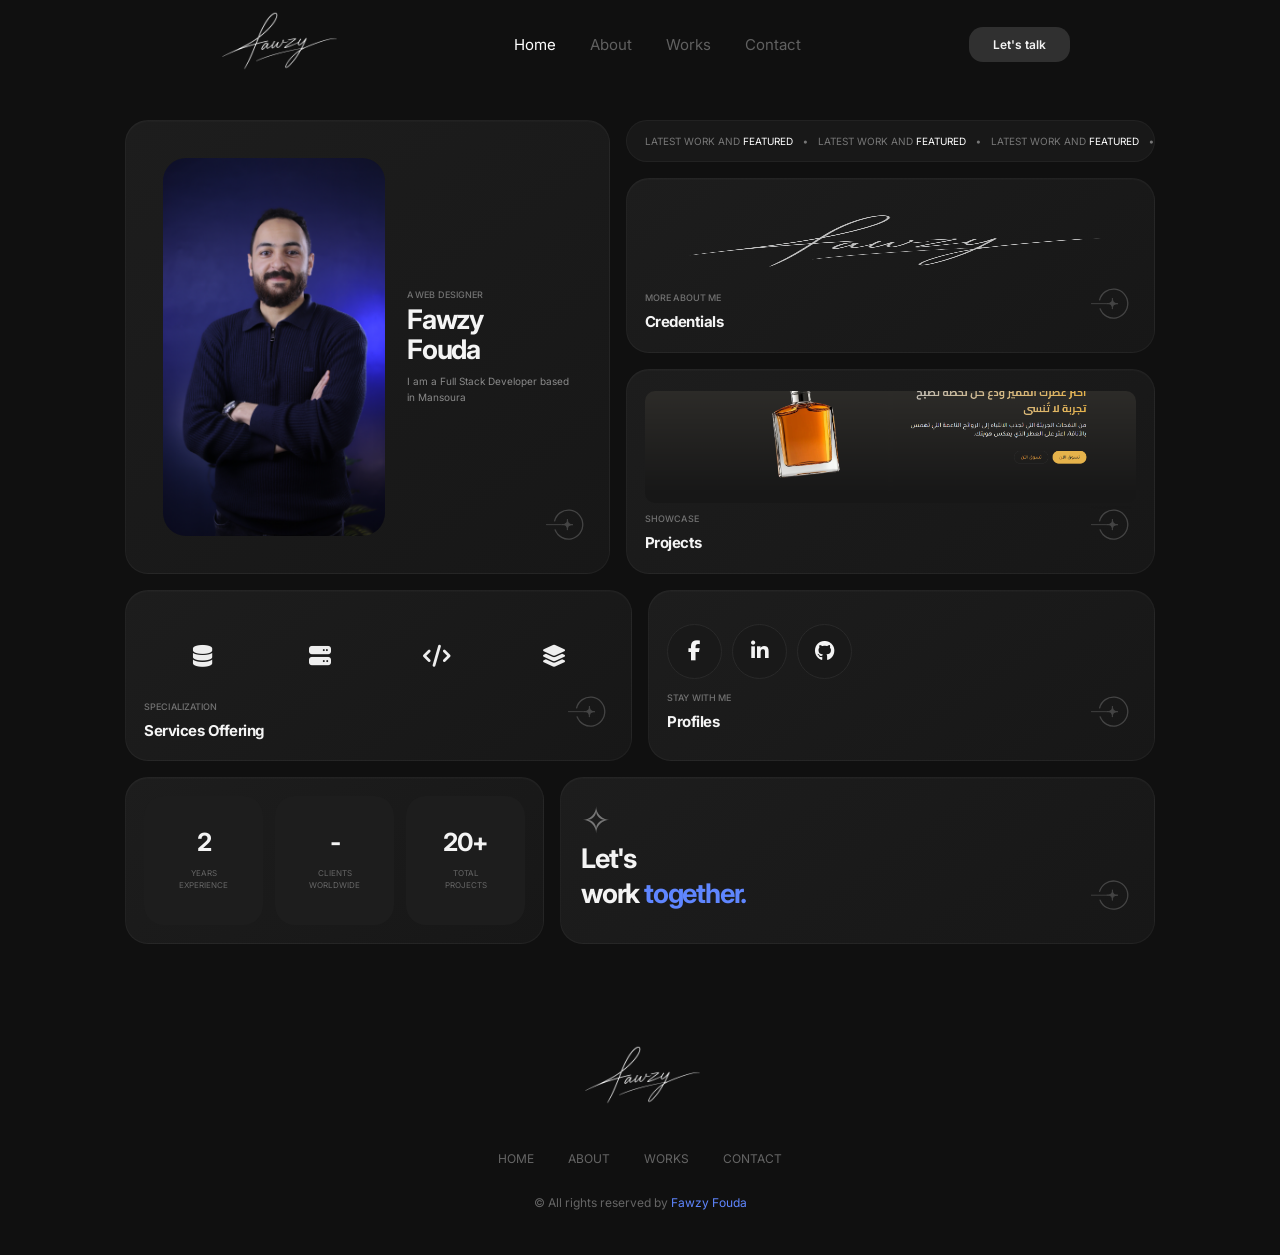
<file: index.html>
<!DOCTYPE html>
<html lang="en">
<head>
  <meta charset="UTF-8" />
  <meta name="viewport" content="width=device-width, initial-scale=1.0" />
  <title>Fawzy Fouda — Portfolio</title>

  <!-- Google Font -->
  <link rel="preconnect" href="https://fonts.googleapis.com">
  <link rel="preconnect" href="https://fonts.gstatic.com" crossorigin>
  <link href="https://fonts.googleapis.com/css2?family=Inter:wght@400;500;600;700&display=swap" rel="stylesheet">

  <!-- Icons: replace/add your preferred icon library if needed -->
  <link rel="stylesheet" href="https://cdnjs.cloudflare.com/ajax/libs/font-awesome/6.7.2/css/all.min.css">

  <link rel="stylesheet" href="style.css" />
</head>
<body>

  <!-- ================= HEADER ================= -->
  <header class="header">
    <a href="index.html" class="logo"><img src="assets/signature.png" alt=""></a>

    <nav class="nav">
      <a class="active" href="index.html">Home</a>
      <a href="about.html">About</a>
      <a href="works.html">Works</a>
      <a href="contact.html">Contact</a>
    </nav>

    <a href="contact.html" class="talk-btn">Let's talk</a>

    <button class="menu-btn" aria-label="Open menu">
      <i class="fa-solid fa-bars"></i>
    </button>
  </header>

  <!-- ================= MAIN ================= -->
  <main class="container">

    <!-- Top row -->
    <section class="grid top-grid">

      <!-- Hero -->
      <a href="about.html" class="card hero-card">
        <div class="hero-image image-placeholder">
          <!-- Replace this src with your profile image -->
          <img src="assets/peraonal.png" alt="Profile image">
        </div>

        <div class="hero-content">
          <span class="eyebrow">A WEB DESIGNER</span>
          <h1>Fawzy<br>Fouda</h1>
          <p>I am a Full Stack Developer based<br>in Mansoura</p>
        </div>

        <span class="circle-arrow"><img decoding="async" src="assets/icon.svg" alt="Star"></span>
      </a>

      <!-- Featured ticker + credentials -->
      <div class="right-top">
        <div class="ticker">
          <div class="ticker-track">
            <span>LATEST WORK AND <span>FEATURED</span></span>
            <b>•</b>
            <span>LATEST WORK AND <span>FEATURED</span></span>
            <b>•</b>
            <span>LATEST WORK AND <span>FEATURED</span></span>
            <b>•</b>
          </div>
        </div>

        <div class="mini-grid">
          <a href="about.html" class="card mini-card">
            <div class="signature-placeholder"><img src="assets/signature.png" alt="signature.png"></div>
            <span class="eyebrow">MORE ABOUT ME</span>
            <h2>Credentials</h2>
            <span class="circle-arrow"><img decoding="async" src="assets/icon.svg" alt="Star"></span>
          </a>

          <a href="works.html" class="card mini-card">
            <div class="work-image image-placeholder">  
              <!-- Replace this src with your work preview -->
              <img src="assets/p3.PNG" alt="Work preview">
            </div>
            <span class="eyebrow">SHOWCASE</span>
            <h2>Projects</h2>
            <span class="circle-arrow"><img decoding="async" src="assets/icon.svg" alt="Star"></span>
          </a>
        </div>
      </div>
    </section>

    <!-- Middle row -->
    <section class="grid middle-grid">

      <a href="services.html" class="card services-card">
        <div class="service-icons">
          <span><i class="fa-solid fa-database"></i></span>
          <span><i class="fa-solid fa-server"></i></span>
          <span><i class="fa-solid fa-code"></i></span>
          <span><i class="fa-solid fa-layer-group"></i></span>
        </div>
        <span class="eyebrow">SPECIALIZATION</span>
        <h2>Services Offering</h2>
        <span class="circle-arrow"><img decoding="async" src="assets/icon.svg" alt="Star"></span>
      </a>

      <div class="card profiles-card">
        <div class="social-box">
          <span><a href="https://www.facebook.com/fawzy.foda.3" target="_blank"><i class="fa-brands fa-facebook-f"></i></a></span>
          <span><a href="https://www.linkedin.com/in/fawzy-fouda-53b5b3207" target="_blank"><i class="fa-brands fa-linkedin-in"></i></a></span>
          <span><a href="https://github.com/FawzyFouda" target="_blank"><i class="fa-brands fa-github"></i></a></span>
        </div>
        <span class="eyebrow">STAY WITH ME</span>
        <h2>Profiles</h2>
        <span class="circle-arrow"><img decoding="async" src="assets/icon.svg" alt="Star"></span>
      </div>

    </section>

    <!-- Bottom row -->
    <section class="grid bottom-grid">

      <div class="card stats-card">
        <div class="stat">
          <strong>2</strong>
          <span>YEARS<br>EXPERIENCE</span>
        </div>
        <div class="stat">
          <strong>-</strong>
          <span>CLIENTS<br>WORLDWIDE</span>
        </div>
        <div class="stat">
          <strong>20+</strong>
          <span>TOTAL<br>PROJECTS</span>
        </div>
      </div>

      <a href="contact.html" class="card cta-card">
        <div class="sparkle">✧</div>
        <h2>Let's<br>work <span>together.</span></h2>
        <span class="circle-arrow"><img decoding="async" src="assets/icon.svg" alt="Star"></span>
      </a>

    </section>
  </main>

  <!-- ================= FOOTER ================= -->
  <footer class="footer">
    <div class="footer-logo"><img src="assets/signature.png" alt="signature.png"></div>

    <nav class="footer-nav">
      <a href="index.html">HOME</a>
      <a href="about.html">ABOUT</a>
      <a href="works.html">WORKS</a>
      <a href="contact.html">CONTACT</a>
    </nav>

    <p>© All rights reserved by <span>Fawzy Fouda</span></p>
  </footer>

  <script src="script.js"></script>
</body>
</html>
</file>
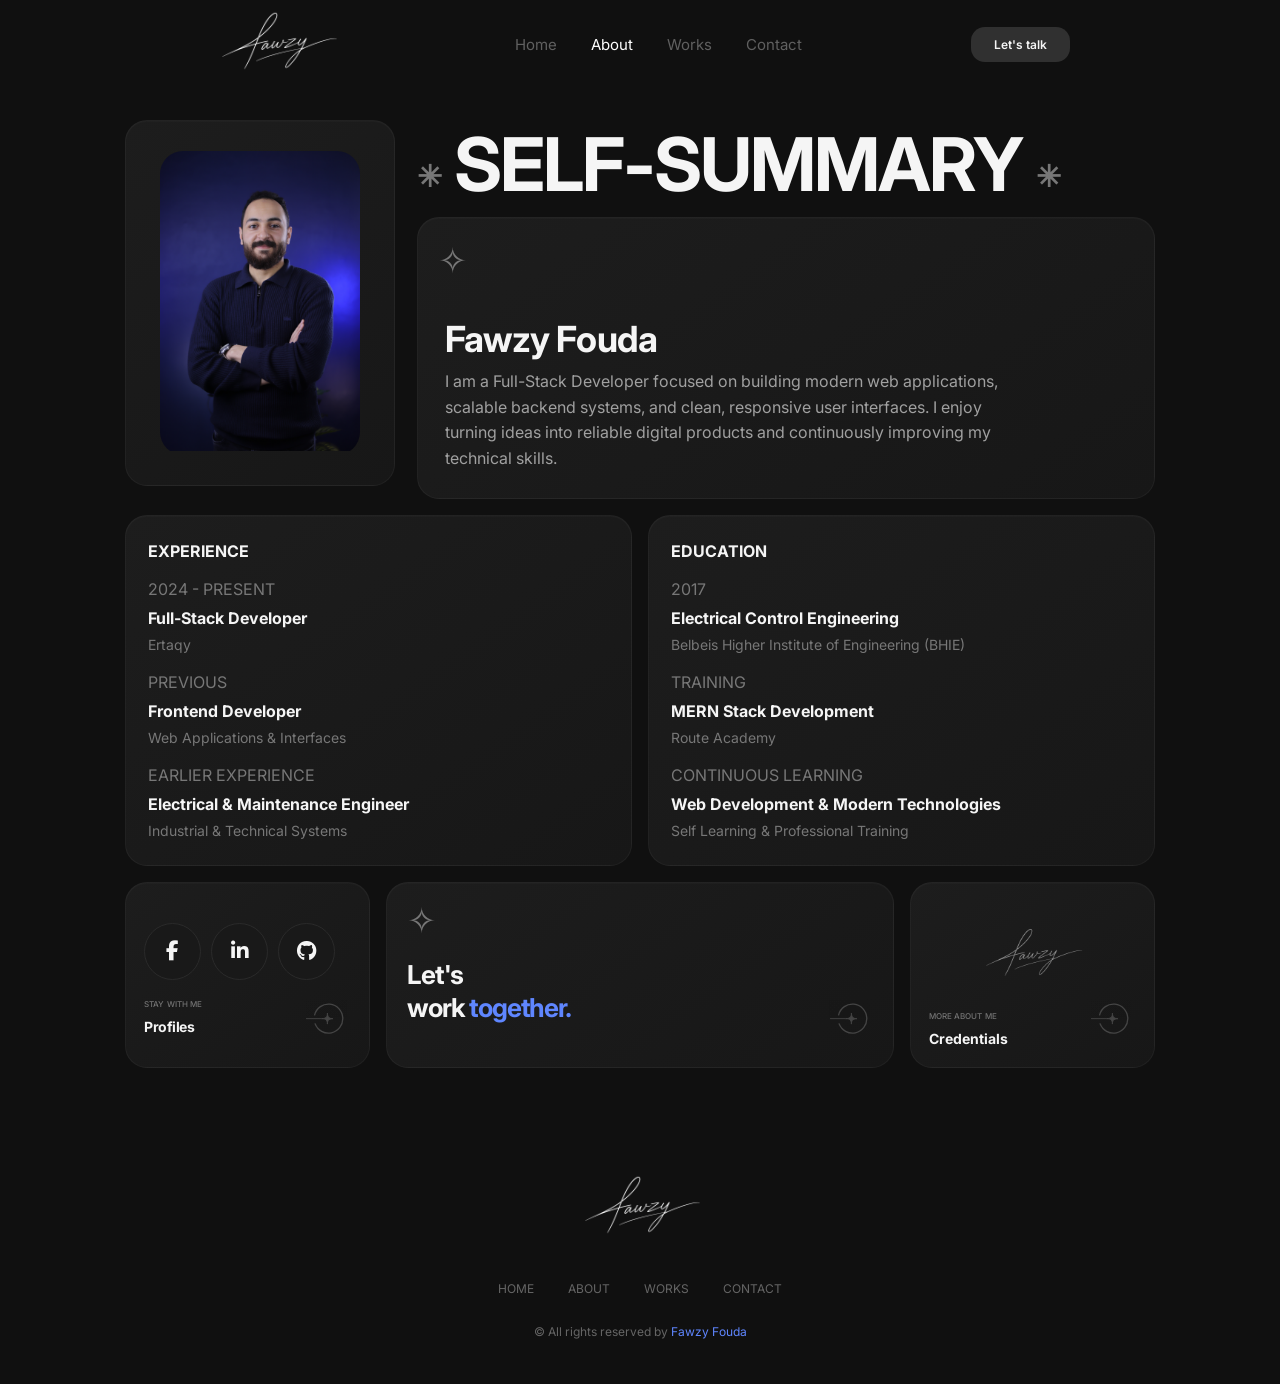
<file: about.html>
<!DOCTYPE html>
<html lang="en">

<head>
  <meta charset="UTF-8">
  <meta name="viewport" content="width=device-width, initial-scale=1.0">
  <title>Fawzy Fouda — About</title>
  <link rel="preconnect" href="https://fonts.googleapis.com">
  <link rel="preconnect" href="https://fonts.gstatic.com" crossorigin>
  <link href="https://fonts.googleapis.com/css2?family=Inter:wght@400;500;600;700&display=swap" rel="stylesheet">
  <link rel="stylesheet" href="https://cdnjs.cloudflare.com/ajax/libs/font-awesome/6.7.2/css/all.min.css">
  <link rel="stylesheet" href="style.css">
  <link rel="stylesheet" href="about.css">
</head>

<body>

  <!-- HEADER -->
  <header class="header">
    <a href="index.html" class="logo"><img src="assets/signature.png" alt=""></a>

    <nav class="nav">
      <a href="index.html">Home</a>
      <a class="active" href="about.html">About</a>
      <a href="works.html">Works</a>
      <a href="contact.html">Contact</a>
    </nav>

    <a href="contact.html" class="talk-btn">Let's talk</a>

    <button class="menu-btn" aria-label="Open menu">
      <i class="fa-solid fa-bars"></i>
    </button>
  </header>

  <main class="container">

    <!-- INTRO -->
    <section class="intro-grid">

      <div class="card profile-card">
        <div class="profile-image placeholder-image">
          <!-- Replace with your photo -->
          <img src="assets/peraonal.png" alt="Fawzy Fouda">
        </div>
      </div>

      <div class="intro-content">
        <h1><span>✳</span> SELF-SUMMARY <span>✳</span></h1>

        <div class="card summary-card">
          <div class="sparkle">✧</div>

          <div class="summary-inner">
            <h2>Fawzy Fouda</h2>
            <p>
              I am a Full-Stack Developer focused on building modern web
              applications, scalable backend systems, and clean, responsive
              user interfaces. I enjoy turning ideas into reliable digital
              products and continuously improving my technical skills.
            </p>
          </div>
        </div>
      </div>

    </section>

    <!-- EXPERIENCE / EDUCATION -->
    <section class="info-grid">

      <div class="card info-card">
        <h3>EXPERIENCE</h3>

        <div class="timeline-item">
          <span class="date">2024 - PRESENT</span>
          <strong>Full-Stack Developer</strong>
          <small>Ertaqy</small>
        </div>

        <div class="timeline-item">
          <span class="date">PREVIOUS</span>
          <strong>Frontend Developer</strong>
          <small>Web Applications & Interfaces</small>
        </div>

        <div class="timeline-item">
          <span class="date">EARLIER EXPERIENCE</span>
          <strong>Electrical & Maintenance Engineer</strong>
          <small>Industrial & Technical Systems</small>
        </div>
      </div>

      <div class="card info-card">
        <h3>EDUCATION</h3>

        <div class="timeline-item">
          <span class="date">2017</span>
          <strong>Electrical Control Engineering</strong>
          <small>Belbeis Higher Institute of Engineering (BHIE)</small>
        </div>

        <div class="timeline-item">
          <span class="date">TRAINING</span>
          <strong>MERN Stack Development</strong>
          <small>Route Academy</small>
        </div>

        <div class="timeline-item">
          <span class="date">CONTINUOUS LEARNING</span>
          <strong>Web Development & Modern Technologies</strong>
          <small>Self Learning & Professional Training</small>
        </div>
      </div>

    </section>

    <!-- BOTTOM CARDS -->
    <section class="bottom-grid">

      <div class="card profiles-card">
        <div class="social-box">
          <span><a href="https://www.facebook.com/fawzy.foda.3" target="_blank"><i
                class="fa-brands fa-facebook-f"></i></a></span>
          <span><a href="https://www.linkedin.com/in/fawzy-fouda-53b5b3207" target="_blank"><i
                class="fa-brands fa-linkedin-in"></i></a></span>
          <span><a href="https://github.com/FawzyFouda" target="_blank"><i class="fa-brands fa-github"></i></a></span>
        </div>
        <span class="eyebrow">STAY WITH ME</span>
        <h2>Profiles</h2>
        <span class="circle-arrow"><img decoding="async" src="assets/icon.svg" alt="Star"></span>
      </div>

      <a href="contact.html" class="card cta-card">
        <div class="sparkle">✧</div>
        <h2>Let's<br>work <span>together.</span></h2>
        <span class="circle-arrow"><img decoding="async" src="assets/icon.svg" alt="Star"></span>
      </a>

      <a href="about.html" class="card credentials-card">
        <div class="signature-placeholder">
          <img src="assets/signature.png" alt="Fawzy signature">
        </div>
        <span class="eyebrow">MORE ABOUT ME</span>
        <h2>Credentials</h2>
        <span class="circle-arrow"><img decoding="async" src="assets/icon.svg" alt="Star"></span>
      </a>

    </section>

  </main>

  <!-- FOOTER -->
  <footer class="footer">
    <div class="footer-logo"><img src="assets/signature.png" alt="signature.png"></div>

    <nav class="footer-nav">
      <a href="index.html">HOME</a>
      <a href="about.html">ABOUT</a>
      <a href="works.html">WORKS</a>
      <a href="contact.html">CONTACT</a>
    </nav>

    <p>© All rights reserved by <span>Fawzy Fouda</span></p>
  </footer>

  <script>
    const menuBtn = document.querySelector(".menu-btn");
    menuBtn?.addEventListener("click", () => {
      document.querySelector(".nav")?.classList.toggle("mobile-open");
    });
  </script>

</body>

</html>
</file>
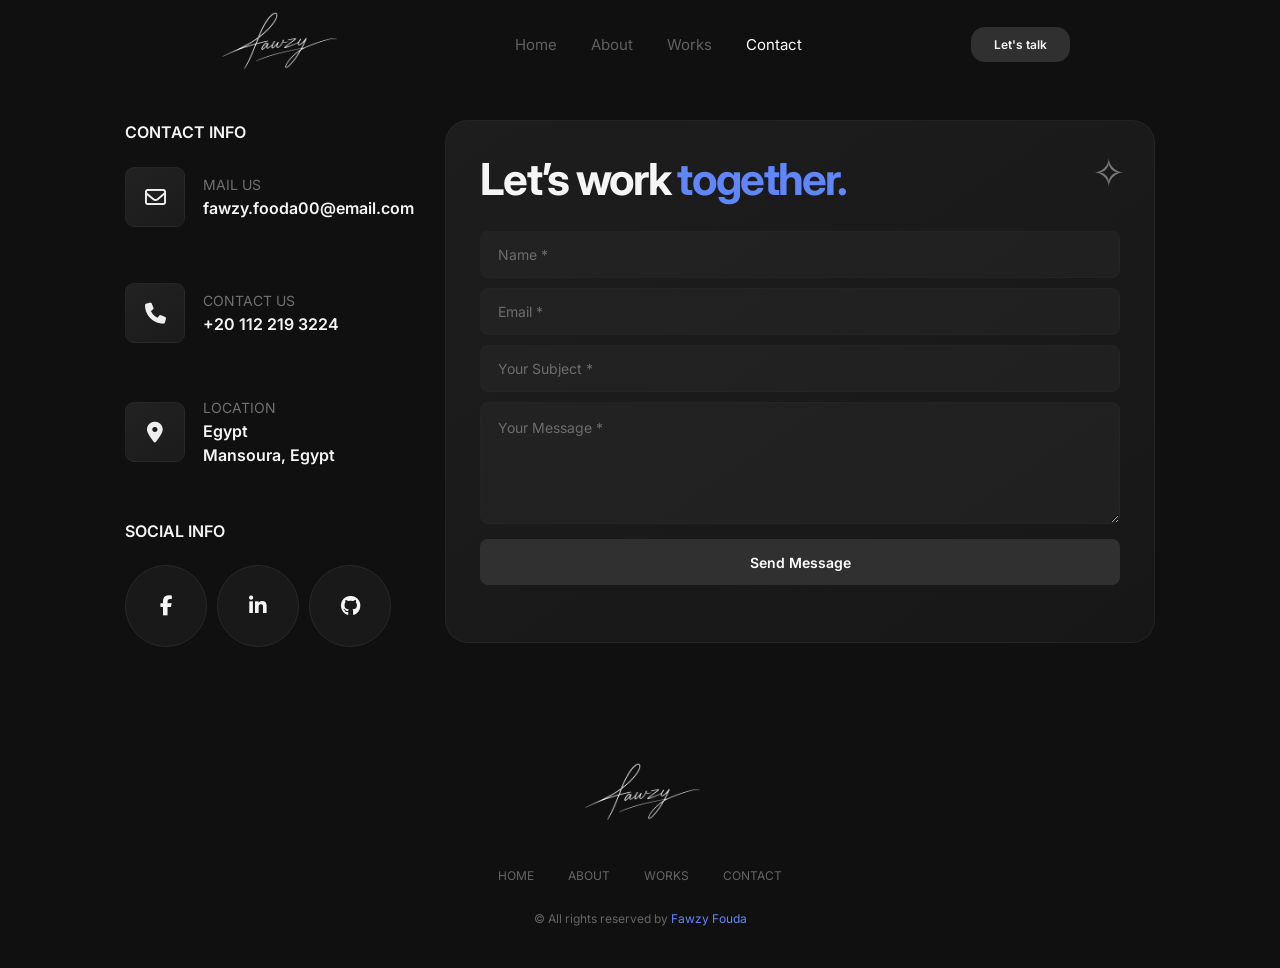
<file: contact.html>
<!DOCTYPE html>
<html lang="en">
<head>
  <meta charset="UTF-8">
  <meta name="viewport" content="width=device-width, initial-scale=1.0">
  <title>Fawzy Fouda — Contact</title>

  <link rel="preconnect" href="https://fonts.googleapis.com">
  <link rel="preconnect" href="https://fonts.gstatic.com" crossorigin>
  <link href="https://fonts.googleapis.com/css2?family=Inter:wght@400;500;600;700&display=swap" rel="stylesheet">

  <link rel="stylesheet"
        href="https://cdnjs.cloudflare.com/ajax/libs/font-awesome/6.7.2/css/all.min.css">

  <link rel="stylesheet" href="style.css">
  <link rel="stylesheet" href="contact.css">
</head>
<body>

<header class="header">
  <a href="index.html" class="logo"><img src="assets/signature.png" alt=""></a>

  <nav class="nav">
    <a href="index.html">Home</a>
    <a href="about.html">About</a>
    <a href="works.html">Works</a>
    <a class="active" href="contact.html">Contact</a>
  </nav>

  <a href="contact.html" class="talk-btn">Let's talk</a>

  <button class="menu-btn" aria-label="Open menu">
    <i class="fa-solid fa-bars"></i>
  </button>
</header>

<main class="container">

  <section class="contact-layout">

    <!-- CONTACT INFO -->
    <aside class="contact-sidebar">

      <h2 class="section-title">CONTACT INFO</h2>

      <div class="contact-item">
        <div class="contact-icon">
          <i class="fa-regular fa-envelope"></i>
        </div>
        <div class="contact-text">
          <span>MAIL US</span>
          <a href="mailto:fawzy.fooda00@email.com">fawzy.fooda00@email.com</a>
        </div>
      </div>

      <div class="contact-item">
        <div class="contact-icon">
          <i class="fa-solid fa-phone"></i>
        </div>
        <div class="contact-text">
          <span>CONTACT US</span>
          <a href="tel:+200000000000">+20 112 219 3224</a>
        </div>
      </div>

      <div class="contact-item">
        <div class="contact-icon">
          <i class="fa-solid fa-location-dot"></i>
        </div>
        <div class="contact-text">
          <span>LOCATION</span>
          <strong>Egypt</strong>
          <strong>Mansoura, Egypt</strong>
        </div>
      </div>

      <h2 class="section-title social-title">SOCIAL INFO</h2>

      <div class="social-box">
          <span><a href="https://www.facebook.com/fawzy.foda.3" target="_blank"><i class="fa-brands fa-facebook-f"></i></a></span>
          <span><a href="https://www.linkedin.com/in/fawzy-fouda-53b5b3207" target="_blank"><i class="fa-brands fa-linkedin-in"></i></a></span>
          <span><a href="https://github.com/FawzyFouda" target="_blank"><i class="fa-brands fa-github"></i></a></span>
        </div>

    </aside>

    <!-- CONTACT FORM -->
    <section class="form-card">

      <div class="form-sparkle">✧</div>

      <h1>Let’s work <span>together.</span></h1>

      <form id="contactForm">

        <div class="input-group">
          <input type="text" id="name" name="name" placeholder="Name *" required>
        </div>

        <div class="input-group">
          <input type="email" id="email" name="email" placeholder="Email *" required>
        </div>

        <div class="input-group">
          <input type="text" id="subject" name="subject" placeholder="Your Subject *" required>
        </div>

        <div class="input-group">
          <textarea id="message" name="message" placeholder="Your Message *" required></textarea>
        </div>

        <button type="submit" class="submit-btn">
          Send Message
        </button>

        <p class="form-status" id="formStatus"></p>

      </form>
    </section>

  </section>

</main>

<footer class="footer">
  <div class="footer-logo"><img src="assets/signature.png" alt="signature.png"></div>

  <nav class="footer-nav">
    <a href="index.html">HOME</a>
    <a href="about.html">ABOUT</a>
    <a href="works.html">WORKS</a>
    <a href="contact.html">CONTACT</a>
  </nav>

  <p>© All rights reserved by <span>Fawzy Fouda</span></p>
</footer>

<script>
  const menuBtn = document.querySelector(".menu-btn");

  menuBtn?.addEventListener("click", () => {
    document.querySelector(".nav")?.classList.toggle("mobile-open");
  });

  const form = document.getElementById("contactForm");
  const status = document.getElementById("formStatus");

  form?.addEventListener("submit", (event) => {
    event.preventDefault();

    status.textContent = "Message form is ready. Connect it to your backend or email service.";
    form.reset();
  });
</script>

</body>
</html>
</file>
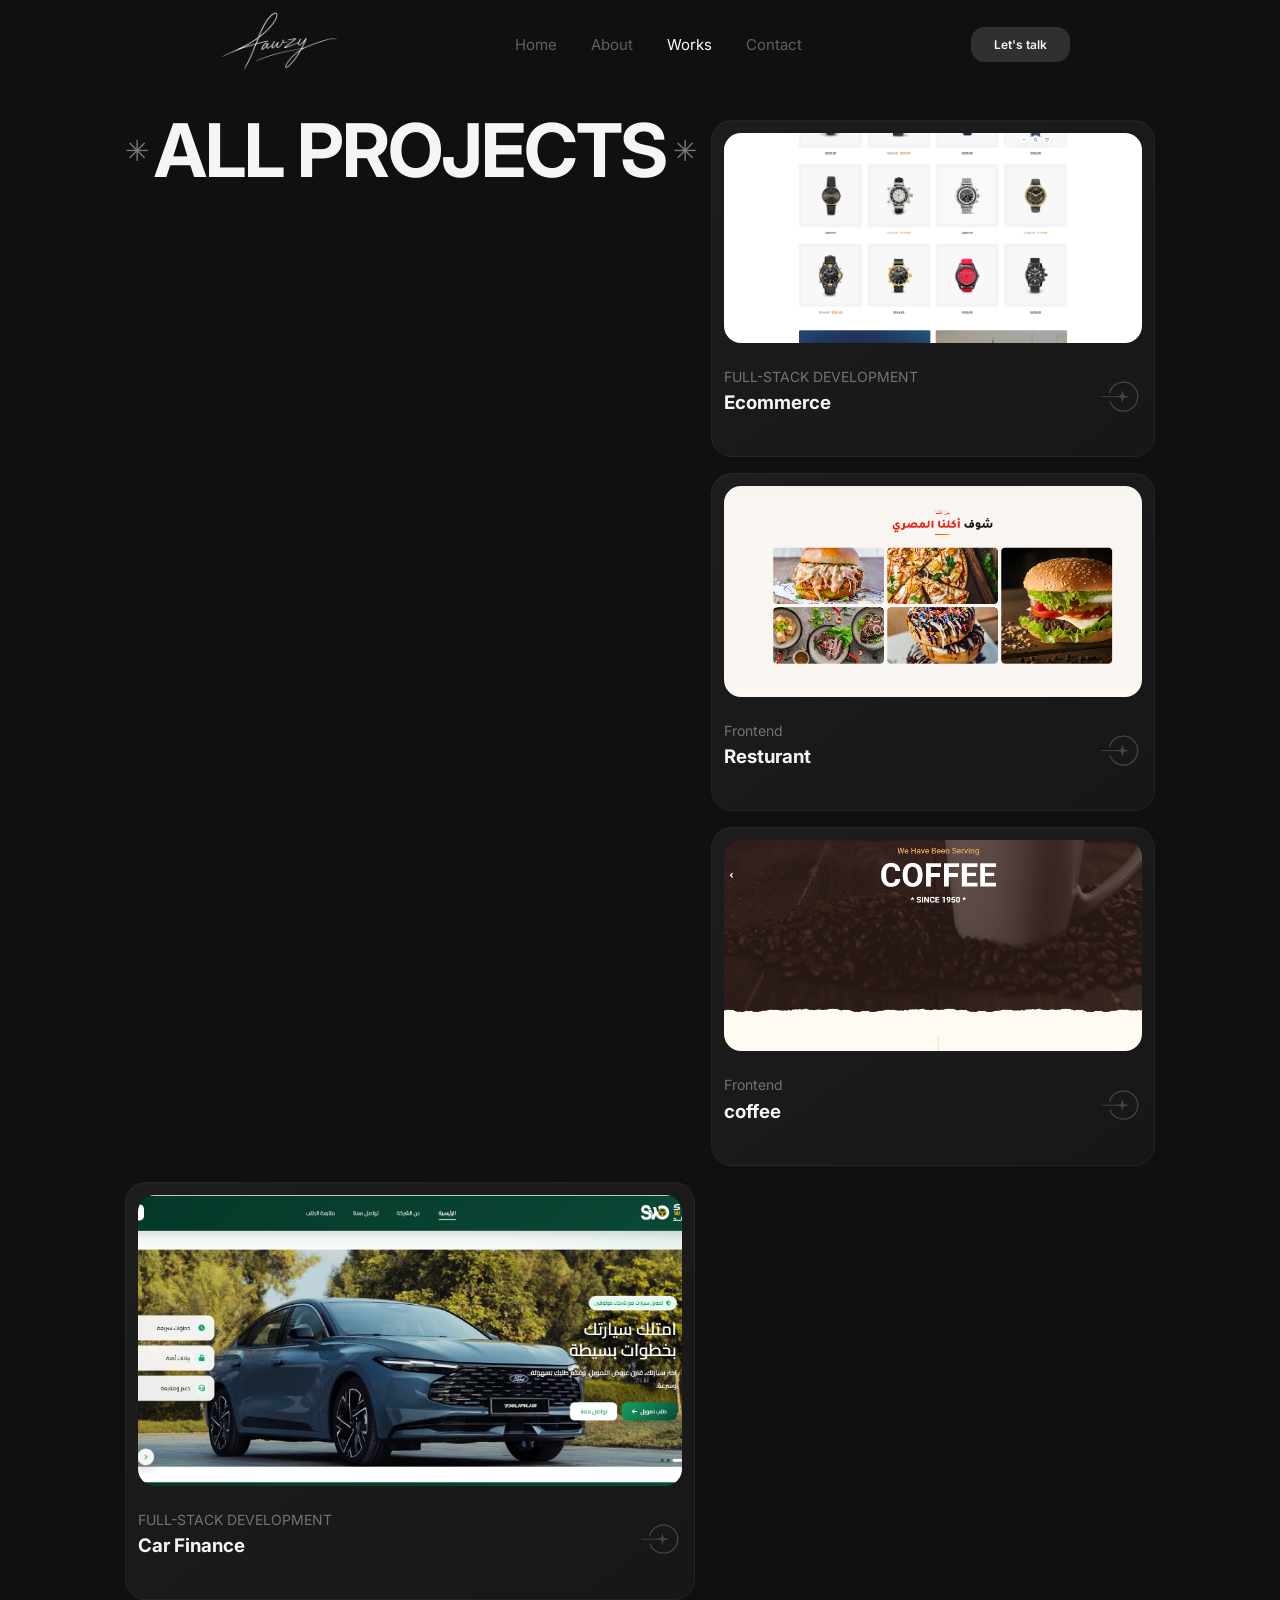
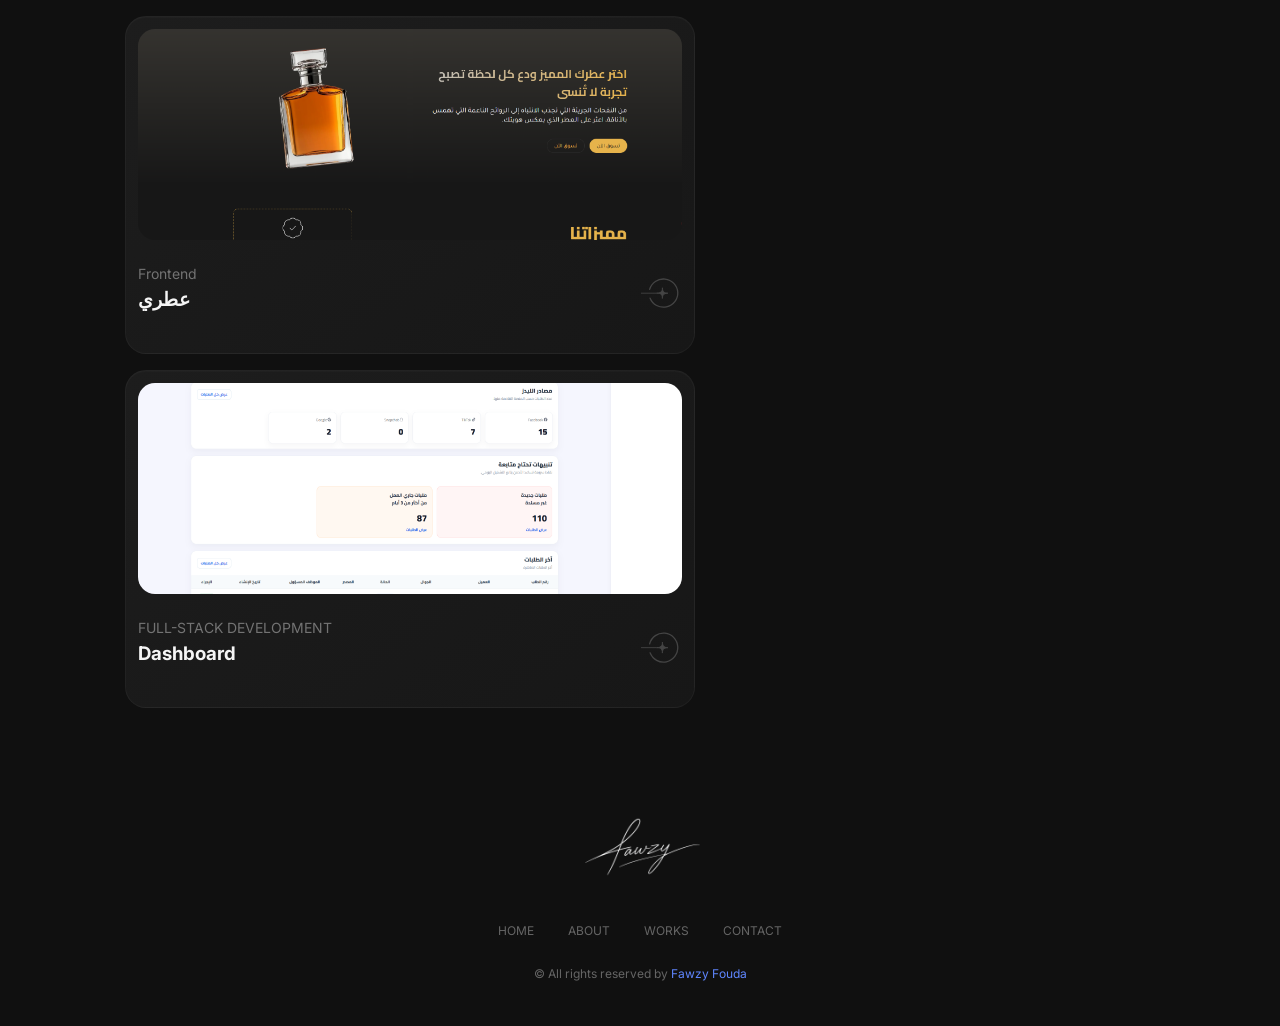
<file: works.html>
<!DOCTYPE html>
<html lang="en">

<head>
  <meta charset="UTF-8">
  <meta name="viewport" content="width=device-width, initial-scale=1.0">
  <title>Fawzy Fouda — Works</title>
  <link rel="preconnect" href="https://fonts.googleapis.com">
  <link rel="preconnect" href="https://fonts.gstatic.com" crossorigin>
  <link href="https://fonts.googleapis.com/css2?family=Inter:wght@400;500;600;700&display=swap" rel="stylesheet">
  <link rel="stylesheet" href="https://cdnjs.cloudflare.com/ajax/libs/font-awesome/6.7.2/css/all.min.css">
  <link rel="stylesheet" href="style.css">
  <link rel="stylesheet" href="works.css">
</head>

<body>

  <header class="header">
    <a href="index.html" class="logo"><img src="assets/signature.png" alt=""></a>

    <nav class="nav">
      <a href="index.html">Home</a>
      <a href="about.html">About</a>
      <a class="active" href="works.html">Works</a>
      <a href="contact.html">Contact</a>
    </nav>

    <a href="contact.html" class="talk-btn">Let's talk</a>

    <button class="menu-btn" aria-label="Open menu">
      <i class="fa-solid fa-bars"></i>
    </button>
  </header>

  <main class="container">

    <section class="works-layout">
       <h1 class="page-title">
          <span>✳</span> ALL PROJECTS <span>✳</span>
        </h1>
      <!-- Left column -->
      <div class="left-column">

        <article class="project-card card project-large">
          <a href="https://tasawak-ecommerce-tixj.vercel.app/" target="_blank" class="project-image image-placeholder">
            <img src="assets/tasawak.png" alt="Project 01">
          </a>
          <div class="project-info">
            <span>FULL-STACK DEVELOPMENT</span>
            <h3>Ecommerce</h3>
          </div>
          <span class="circle-arrow"><img decoding="async" src="assets/icon.svg" alt="Star"></span>
        </article>

        <article class="project-card card">
          <a href="https://fawzyfouda.github.io/resturant-sarab/" target="_blank"
            class="project-image image-placeholder">
            <img src="assets/p2.PNG" alt="Project 02">
          </a>
          <div class="project-info">
            <span>Frontend</span>
            <h3>Resturant</h3>
          </div>
          <span class="circle-arrow"><img decoding="async" src="assets/icon.svg" alt="Star"></span>
        </article>
        <article class="project-card card">
          <a href="https://fawzyfouda.github.io/coffee/" target="_blank"
            class="project-image image-placeholder">
            <img src="assets/p1.png" alt="Project 02">
          </a>
          <div class="project-info">
            <span>Frontend</span>
            <h3>coffee</h3>
          </div>
          <span class="circle-arrow"><img decoding="async" src="assets/icon.svg" alt="Star"></span>
        </article>

      </div>

      <!-- Right side -->
      <div class="right-column">

       

        <div class="projects-grid">
          <article class="project-card card project-large second-left">
            <a href="https://www.syaratworld.com/" class="project-image image-placeholder">
              <img src="assets/p4.PNG" alt="Project 04">
            </a>
            <div class="project-info">
              <span>FULL-STACK DEVELOPMENT</span>
              <h3>Car Finance</h3>
            </div>
            <span class="circle-arrow"><img decoding="async" src="assets/icon.svg" alt="Star"></span>
          </article>


          <article class="project-card card">
            <a href="https://fawzyfouda.github.io/perfume/" target="_blank" class="project-image image-placeholder">
              <img src="assets/p3.PNG" alt="Project 03">
            </a>
            <div class="project-info">
              <span>Frontend</span>
              <h3>عطري</h3>
            </div>
            <span class="circle-arrow"><img decoding="async" src="assets/icon.svg" alt="Star"></span>
          </article>

          <article class="project-card card">
          <a href="#" class="project-image image-placeholder">
            <img src="assets/dashboard.png" alt="Project 05">
          </a>
          <div class="project-info">
            <span>FULL-STACK DEVELOPMENT</span>
            <h3>Dashboard</h3>
          </div>
          <span class="circle-arrow"><img decoding="async" src="assets/icon.svg" alt="Star"></span>
        </article>

        <!-- <article class="project-card card">
          <a href="#" class="project-image image-placeholder">
            <img src="assets/project-06.jpg" alt="Project 06">
          </a>
          <div class="project-info">
            <span>DATABASE &amp; SYSTEMS</span>
            <h3>Project Six</h3>
          </div>
          <span class="circle-arrow"><img decoding="async" src="assets/icon.svg" alt="Star"></span>
        </article>  -->

        </div>
      </div>

    </section>

  </main>

  <footer class="footer">
    <div class="footer-logo"><img src="assets/signature.png" alt="signature.png"></div>

    <nav class="footer-nav">
      <a href="index.html">HOME</a>
      <a href="about.html">ABOUT</a>
      <a href="works.html">WORKS</a>
      <a href="contact.html">CONTACT</a>
    </nav>

    <p>© All rights reserved by <span>Fawzy Fouda</span></p>
  </footer>

  <script>
    const menuBtn = document.querySelector(".menu-btn");
    menuBtn?.addEventListener("click", () => {
      document.querySelector(".nav")?.classList.toggle("mobile-open");
    });
  </script>

</body>

</html>
</file>
<file: style.css>
* { margin: 0px; padding: 0px; box-sizing: border-box; }
:root { --bg: #101010; --card: #1a1a1a; --card-2: #181818; --border: rgba(255,255,255,.045); --text: #f4f4f4; --muted: #777; --blue: #5f86ff; }
html { scroll-behavior: smooth; }
body { background: var(--bg); color: var(--text); font-family: Inter, sans-serif; min-height: 100vh; }
a { color: inherit; text-decoration: none; }
.header {width: min(860px, 100% - 40px);height: 72px;margin: 8px auto 40px;display: flex;align-items: center;justify-content: space-between;}
.logo, .footer-logo {font-size: 25px;font-weight: 700;letter-spacing: -1.5px;width: 135px;}
.logo img{width:100%}
.nav { display: flex; align-items: center; gap: 34px; }
.nav a {color: rgb(96, 96, 96);font-size: 15px;transition: 0.25s;}
.nav a:hover, .nav a.active { color: rgb(255, 255, 255); }
.talk-btn { background: rgb(48, 48, 48); padding: 10px 24px; border-radius: 14px; font-size: 12px; font-weight: 600; transition: 0.25s; }
.talk-btn:hover { background: rgb(58, 58, 58); transform: translateY(-2px); }
.menu-btn { display: none; border: 0px; background: transparent; color: rgb(255, 255, 255); font-size: 20px; cursor: pointer; }
.container {width: min(1030px, 100% - 40px);margin: 0px auto;}
.grid {display: grid;gap: 16px;}
.top-grid {grid-template-columns: 1.42fr 1fr;margin-bottom: 16px;}
.card { position: relative; overflow: hidden; background: linear-gradient(145deg, rgb(29, 29, 29), rgb(23, 23, 23)); border: 1px solid var(--border); border-radius: 23px; box-shadow: rgba(255, 255, 255, 0.016) 0px 1px 0px inset; transition: transform 0.25s, border-color 0.25s; }
.card:hover {/* transform: translateY(-3px); */border-color: rgba(255, 255, 255, 0.1);}
.hero-card {min-height: 235px;padding: 37px;display: flex;align-items: center;gap: 22px;}
.image-placeholder {overflow: hidden;}
.hero-image {flex: 0 0 222px;overflow: hidden;width: 170px;height: 100%;border-radius: 23px;}
.image-placeholder img, .logo-placeholder img, .work-image img {width: 100%;height: 100%;object-fit: cover;display: block;}
.hero-content .eyebrow { margin-bottom: 5px; }
.eyebrow { display: block; color: rgb(115, 115, 115); font-size: 9px; font-weight: 500; letter-spacing: 0.1px; }
.hero-content h1 { font-size: 27px; line-height: 1.1; letter-spacing: -1.2px; margin-bottom: 10px; }
.hero-content p { color: rgb(138, 138, 138); font-size: 10px; line-height: 1.55; }
.circle-arrow { position: absolute; right: 23px; bottom: 30px; width: 40px; display: grid; place-items: center; color: rgb(102, 102, 102); font-size: 11px; }
.circle-arrow img { width: 100%; opacity: 0.2; transition: 0.3s; }
.services-card:hover .circle-arrow img, .profiles-card:hover .circle-arrow img, .hero-card:hover .circle-arrow img, .cta-card:hover .circle-arrow img{
  opacity: 1
}
.right-top { display: flex; flex-direction: column; gap: 16px; }
.ticker {height: 42px;border-radius: 23px;background: rgb(24, 24, 24);border: 1px solid var(--border);overflow: hidden;display: flex;align-items: center;white-space: nowrap;}
.ticker-track {display: flex;gap: 10px;padding-left: 18px;animation: 18s linear 0s infinite normal none running ticker;color: rgb(119, 119, 119);font-size: 10px;}
.ticker-track span span{
  color:#FFF
}
.ticker-track b { color: rgb(119, 119, 119); }
@keyframes ticker { 
  0% { transform: translateX(0px); }
  100% { transform: translateX(-30%); }
}
.mini-grid {display: grid;/* grid-template-columns: 1fr 1fr; */gap: 16px;flex: 1 1 0%;}
.mini-card {min-height: 165px;padding: 21px 18px;}
.mini-card:hover .circle-arrow img { opacity: 1; }
.mini-card h2, .blog-card h2, .services-card h2, .profiles-card h2 { font-size: 15px; letter-spacing: -0.5px; margin-top: 9px; }
.signature-placeholder { height: 82px; display: grid; place-items: center; color: rgb(153, 153, 153); font-size: 17px; font-family: cursive; opacity: 0.75; margin-bottom: 10px; }
.signature-placeholder img { width: 100%; max-height: 100%; height: 82px; }
.work-image {width: 100%;height: 112px;margin-bottom: 10px;border-radius: 10px;background: rgb(37, 37, 37);}
.middle-grid {grid-template-columns: 0.72fr 0.72fr;margin-bottom: 16px;}
.services-card, .profiles-card {min-height: 155px;padding: 20px 18px;}
.logo-placeholder { width: 100%; height: 85px; display: grid; place-items: center; margin-bottom: 8px; }
.logo-placeholder img { width: 105px; height: 75px; object-fit: contain; opacity: 0; }
.logo-placeholder::after { content: "YOUR LOGO"; position: absolute; top: 38px; left: 50%; transform: translateX(-50%); font-size: 11px; color: rgb(85, 85, 85); }
.service-icons { height: 90px; display: flex; align-items: center; justify-content: space-around; color: rgb(238, 238, 238); }
.service-icons span { width: 29px; height: 29px; display: grid; place-items: center; font-size: 22px; }
.profiles-card {padding-top: 19px;cursor: pointer;}
.social-box { height: 82px; display: flex; align-items: center; gap: 10px; }
.social-box span { width: 55px; height: 55px; border-radius: 50%; border: 1px solid rgb(41, 41, 41); background: rgb(25, 25, 25); display: grid; place-items: center; font-size: 20px; cursor: pointer; }
.social-box span:hover { background: rgb(255, 255, 255); color: rgb(15, 15, 15); }
.social-box span a { width: 100%; display: flex; justify-content: center; }
.bottom-grid { grid-template-columns: 1fr 1.42fr; }
.stats-card { min-height: 155px; padding: 18px; display: grid; grid-template-columns: repeat(3, 1fr); gap: 12px; }
.stat { background: rgb(29, 29, 29); border-radius: 20px; display: flex; flex-direction: column; justify-content: center; align-items: center; text-align: center; }
.stat strong { font-size: 25px; line-height: 1; letter-spacing: -1px; margin-bottom: 12px; }
.stat span { color: rgb(102, 102, 102); font-size: 8px; line-height: 1.5; }
.cta-card { min-height: 155px; padding: 32px 20px; }
.sparkle { position: absolute; top: 24px; left: 20px; color: rgb(119, 119, 119); font-size: 36px; line-height: 1; }
.cta-card h2 { margin-top: 32px; font-size: 27px; line-height: 1.28; letter-spacing: -1.2px; }
.cta-card h2 span { color: var(--blue); }
.footer {width: min(860px, 100% - 40px);margin: 86px auto 45px;text-align: center;display: flex;flex-direction: column;align-items: center;}
.footer-logo {font-size: 25px;margin-bottom: 25px;width: 135px;}
.footer-logo img{width: 100%;}
.footer-nav { display: flex; justify-content: center; gap: 34px; margin-bottom: 29px; }
.footer-nav a, .footer p {font-size: 12px;color: rgb(101, 101, 101);}
.footer-nav a:hover{color:#FFF}
.footer p span { color: var(--blue); }
@media (max-width: 850px) {
  .header { margin-bottom: 25px; }
  .top-grid, .middle-grid, .bottom-grid {grid-template-columns: 1fr;}
  .hero-card {min-height: 220px;}
  .right-top { min-height: 350px; }
  .middle-grid .card {min-height: 170px;}
  .bottom-grid .card { min-height: 180px; }
}
@media (max-width: 600px) {
  .header { height: 65px; }
  .nav, .talk-btn { display: none; }
  .menu-btn { display: block; }
  .container, .header, .footer { width: min(100% - 24px, 500px); }
  .hero-card {padding: 24px;gap: 16px;}
  .hero-image { width: 125px; height: 125px; flex-basis: 125px; }
  .hero-content h1 { font-size: 23px; }
  .mini-grid {grid-template-columns: 1fr;}
.ticker {white-space: unset;}
  .stats-card { padding: 12px; gap: 8px; }
  .stat strong { font-size: 20px; }
  .cta-card h2 { font-size: 25px; }
  .footer { margin-top: 60px; }
}
@media (max-width: 400px) {
  .hero-card {/* align-items: flex-start; */}
  .hero-image {width: 100px;/* height: 100px; */flex-basis: 100px;}
  .hero-content h1 { font-size: 20px; }
  .mini-grid { grid-template-columns: 1fr; }
}
</file>
<file: about.css>
* {
  margin: 0;
  padding: 0;
  box-sizing: border-box;
}

:root {
  --bg: #101010;
  --card: #1a1a1a;
  --text: #f5f5f5;
  --muted: #737373;
  --blue: #5f86ff;
}

body {
  min-height: 100vh;
  background: var(--bg);
  color: var(--text);
  font-family: "Inter", sans-serif;
}

a {
  color: inherit;
  text-decoration: none;
}


.logo,
.footer-logo {
  font-size: 25px;
  font-weight: 700;
  letter-spacing: -1.5px;
}

.nav {
  display: flex;
  gap: 34px;
}



.nav a:hover,
.nav a.active {
  color: #fff;
}

.talk-btn {
  background: #303030;
  padding: 10px 23px;
  border-radius: 14px;
  font-size: 12px;
  font-weight: 600;
}

.menu-btn {
  display: none;
  border: 0;
  background: none;
  color: #fff;
  font-size: 20px;
}


.card {
  background: linear-gradient(145deg, #1d1d1d, #171717);
  border: 1px solid rgba(255,255,255,.045);
  border-radius: 22px;
  position: relative;
  overflow: hidden;
  transition: .25s ease;
}

.card:hover {
  /* transform: translateY(-3px); */
  border-color: rgba(255,255,255,.1);
}

/* INTRO */
.intro-grid {
  display: grid;
  grid-template-columns: 270px 1fr;
  gap: 22px;
  align-items: start;
}

.profile-card {
  padding: 30px 18px;
  display: flex;
  justify-content: center;
}

.profile-image {
  overflow: hidden;
  width: 200px;
  height: 100%;
  border-radius: 23px;
}

.profile-image img {
  width: 100%;
  height: 100%;
  object-fit: cover;
}

.intro-content h1 {
  font-size: 74px;
  line-height: 1;
  letter-spacing: -2px;
  margin: 7px 0 16px;
  white-space: nowrap;
}

.intro-content h1 span {
  color: #777;
  font-size: 30px;
  vertical-align: 4px;
}

.summary-card {
  height: 282px;
  padding: 9px 27px;
}

.sparkle {
  position: absolute;
  top: 25px;
  left: 20px;
  color: #777;
  font-size: 35px;
}

.summary-inner {
  margin-top: 90px;
}

.summary-inner h2 {
  font-size: 36px;
  letter-spacing: -.8px;
  margin-bottom: 8px;
}

.summary-inner p {
  max-width: 580px;
  color: #a0a0a0;
  font-size: 16px;
  line-height: 1.6;
}

/* INFO */
.info-grid {
  display: grid;
  grid-template-columns: 1fr 1fr;
  gap: 16px;
  margin-top: 16px;
}

.info-card {
  min-height: 235px;
  padding: 25px 22px;
}

.info-card h3 {
  font-size: 16px;
  margin-bottom: 18px;
}

.timeline-item {
  margin-bottom: 18px;
}

.timeline-item:last-child {
  margin-bottom: 0;
}

.date {
  display: block;
  color: #777;
  font-size: 16px;
  margin-bottom: 9px;
}

.timeline-item strong {
  display: block;
  font-size: 16px;
  margin-bottom: 6px;
}

.timeline-item small {
  color: #777;
  font-size: 14px;
}

/* BOTTOM */
.bottom-grid {
  display: grid;
  grid-template-columns: .75fr 1.55fr .75fr;
  gap: 16px;
  margin-top: 16px;
}

.profiles-card,
.credentials-card,
.cta-card {
  min-height: 180px;
  padding: 20px 18px;
}
.profiles-card:hover .circle-arrow img,
.credentials-card:hover .circle-arrow img{
  opacity: 1
}
.social-box {
  height: 96px;
  display: flex;
  align-items: center;
  gap: 10px;
}

.social-box span {
  width: 57px;
  height: 57px;
  border-radius: 50%;
  display: grid;
  place-items: center;
  background: #191919;
  border: 1px solid #2a2a2a;
  font-size: 20px;
}

.eyebrow {
  display: block;
  color: #737373;
  font-size: 8px;
}

.profiles-card h2,
.credentials-card h2 {
  font-size: 14px;
  margin-top: 9px;
}

.circle-arrow {
    position: absolute;
    right: 23px;
    bottom: 30px;
    width: 40px;
    display: grid;
    place-items: center;
    color: rgb(102, 102, 102);
    font-size: 11px;
}



.signature-placeholder {
  height: 98px;
  display: flex;
  align-items: center;
  justify-content: center;
}

.signature-placeholder img {
  width: 125px;
  height: 75px;
  object-fit: contain;
  opacity: .75;
}

.cta-card {
  padding: 30px 20px;
}

.cta-card .sparkle {
  top: 20px;
}

.cta-card h2 {
  margin-top: 46px;
  font-size: 26px;
  line-height: 1.25;
  letter-spacing: -1.2px;
}

.cta-card h2 span {
  color: var(--blue);
}

/* FOOTER */
.footer {
  width: min(860px, calc(100% - 40px));
  margin: 92px auto 45px;
  text-align: center;
}

.footer-logo {
  margin-bottom: 25px;
}

.footer-nav {
  display: flex;
  justify-content: center;
  gap: 34px;
  margin-bottom: 28px;
}


@media (max-width: 850px) {
  .intro-grid {
    grid-template-columns: 1fr;
  }

  .profile-card {
    height: 350px;
  }

  .intro-content h1 {
    text-align: center;
    font-size: 34px;
  }

  .bottom-grid {
    grid-template-columns: 1fr 1.4fr;
  }

  .credentials-card {
    grid-column: 1 / -1;
  }
}

@media (max-width: 600px) {
  .header,
  .about-container,
  .footer {
    width: calc(100% - 24px);
  }

  .nav,
  .talk-btn {
    display: none;
  }

  .menu-btn {
    display: block;
  }

  .intro-content h1 {
    font-size: 27px;
    letter-spacing: -1.5px;
  }

  .intro-content h1 span {
    font-size: 22px;
  }

  .info-grid,
  .bottom-grid {
    grid-template-columns: 1fr;
  }

  .credentials-card {
    grid-column: auto;
  }

  .profile-card {
    height: 300px;
  }

  .summary-card {
    height: auto;
    min-height: 210px;
  }

  .footer {
    margin-top: 65px;
  }
}
</file>
<file: contact.css>
* {
  margin: 0;
  padding: 0;
  box-sizing: border-box;
}

:root {
  --bg: #101010;
  --card: #191919;
  --input: #202020;
  --text: #f5f5f5;
  --muted: #727272;
  --blue: #5f86ff;
}

body {
  min-height: 100vh;
  background: var(--bg);
  color: var(--text);
  font-family: "Inter", sans-serif;
}

a {
  color: inherit;
  text-decoration: none;
}


.logo,
.footer-logo {
  font-size: 25px;
  font-weight: 700;
  letter-spacing: -1.5px;
}

.nav {
  display: flex;
  gap: 34px;
}


.nav a:hover,
.nav a.active {
  color: #fff;
}

.talk-btn {
  background: #303030;
  padding: 10px 23px;
  border-radius: 14px;
  font-size: 12px;
  font-weight: 600;
}

.menu-btn {
  display: none;
  background: transparent;
  border: 0;
  color: #fff;
  font-size: 20px;
  cursor: pointer;
}

.contact-container {
  width: min(960px, calc(100% - 40px));
  margin: 0 auto;
}

.contact-layout {
  display: grid;
  grid-template-columns: 300px 1fr;
  gap: 20px;
  align-items: start;
}

.contact-sidebar {
  padding-top: 2px;
}

.section-title {
  font-size: 16px;
  font-weight: 600;
  margin-bottom: 25px;
}

.contact-item {
  display: flex;
  align-items: center;
  gap: 18px;
  margin-bottom: 56px;
}

.contact-icon {
  width: 60px;
  height: 60px;
  flex: 0 0 60px;
  border-radius: 9px;
  display: grid;
  place-items: center;
  background: linear-gradient(145deg, #222, #1b1b1b);
  border: 1px solid rgba(255,255,255,.04);
  font-size: 21px;
  color: #eee;
}

.contact-text {
  display: flex;
  flex-direction: column;
  gap: 5px;
  min-width: 0;
}

.contact-text span {
  color: #707070;
  font-size: 14px;
  margin-bottom: 1px;
}

.contact-text a,
.contact-text strong {
  font-size: 16px;
  font-weight: 600;
  line-height: 1.2;
}

.contact-text a:hover {
  color: var(--blue);
}

.social-title {
  margin-top: 5px;
  margin-bottom: 24px;
}
.social-box span {
    width: 82px;
    height: 82px;
}
.social-links {
  display: flex;
  gap: 14px;
}

.social-links a {
  width: 70px;
  height: 70px;
  border-radius: 50%;
  background: #191919;
  border: 1px solid rgba(255,255,255,.04);
  display: grid;
  place-items: center;
  font-size: 23px;
  transition: .25s ease;
}

.social-links a:hover {
  background: #252525;
  transform: translateY(-3px);
}

/* FORM CARD */
.form-card {
  min-height: 507px;
  padding: 34px 34px 32px;
  border-radius: 23px;
  position: relative;
  overflow: hidden;
  background: linear-gradient(145deg, #1d1d1d, #171717);
  border: 1px solid rgba(255,255,255,.045);
}

.form-sparkle {
  position: absolute;
  top: 27px;
  right: 28px;
  color: #777;
  font-size: 40px;
}

.form-card h1 {
  font-size: 44px;
  line-height: 1.1;
  letter-spacing: -1.7px;
  margin-bottom: 28px;
}

.form-card h1 span {
  color: var(--blue);
}

.input-group {
  margin-bottom: 10px;
}

.input-group input,
.input-group textarea {
  width: 100%;
  border: 0;
  outline: none;
  border-radius: 8px;
  background: linear-gradient(145deg, #222, #202020);
  color: #eee;
  font-family: inherit;
  font-size: 14px;
  padding: 0 17px;
  border: 1px solid rgba(255,255,255,.01);
  transition: .2s;
}

.input-group input {
  height: 47px;
}

.input-group textarea {
  height: 122px;
  resize: vertical;
  min-height: 100px;
  padding-top: 16px;
}

.input-group input::placeholder,
.input-group textarea::placeholder {
  color: #6d6d6d;
}

.input-group input:focus,
.input-group textarea:focus {
  border-color: #383838;
  background: #242424;
}

.submit-btn {
  width: 100%;
  height: 46px;
  margin-top: 1px;
  border: 0;
  border-radius: 8px;
  background: #303030;
  color: #fff;
  font-family: inherit;
  font-size: 14px;
  font-weight: 600;
  cursor: pointer;
  transition: .2s ease;
}

.submit-btn:hover {
  background: #3a3a3a;
}

.form-status {
  min-height: 15px;
  margin-top: 10px;
  color: #777;
  font-size: 9px;
  line-height: 1.4;
}

/* FOOTER */
.footer {
  width: min(960px, calc(100% - 40px));
  margin: 100px auto 42px;
  text-align: center;
}

.footer-logo {
  margin-bottom: 25px;
}

.footer-nav {
  display: flex;
  justify-content: center;
  gap: 34px;
  margin-bottom: 28px;
}

.footer-nav a,
.footer p {
  color: #656565;
  font-size: 12px;
}

.footer-nav a:hover {
  color: #fff;
}

@media (max-width: 850px) {
  .header,
  .contact-container,
  .footer {
    width: calc(100% - 40px);
  }

  .contact-layout {
    grid-template-columns: 1fr;
  }

  .contact-sidebar {
    display: grid;
    grid-template-columns: 1fr 1fr;
    column-gap: 35px;
  }

  .contact-sidebar > .section-title:first-child {
    grid-column: 1 / -1;
  }

  .social-title {
    grid-column: 1 / -1;
  }

  .social-links {
    grid-column: 1 / -1;
  }

  .form-card {
    margin-top: 15px;
  }
}

@media (max-width: 600px) {
  .header,
  .contact-container,
  .footer {
    width: calc(100% - 24px);
  }

  .header {
    margin-bottom: 35px;
  }

  .nav,
  .talk-btn {
    display: none;
  }

  .menu-btn {
    display: block;
  }

  .contact-sidebar {
    display: block;
  }

  .contact-item {
    margin-bottom: 32px;
  }

  .social-title {
    margin-top: 42px;
  }

  .form-card {
    padding: 27px 18px 22px;
    min-height: auto;
  }

  .form-card h1 {
    font-size: 28px;
    margin-bottom: 22px;
  }

  .form-sparkle {
    top: 18px;
    right: 17px;
  }

  .input-group textarea {
    height: 130px;
  }

  .footer {
    margin-top: 65px;
  }
}
</file>
<file: works.css>
* {
  margin: 0;
  padding: 0;
  box-sizing: border-box;
}

:root {
  --bg: #101010;
  --card: #191919;
  --text: #f5f5f5;
  --muted: #737373;
  --blue: #5f86ff;
}

html {
  scroll-behavior: smooth;
}

body {
  min-height: 100vh;
  background: var(--bg);
  color: var(--text);
  font-family: "Inter", sans-serif;
}

a {
  color: inherit;
  text-decoration: none;
}


.logo,
.footer-logo {
  font-size: 25px;
  font-weight: 700;
  letter-spacing: -1.5px;
}

.nav {
  display: flex;
  gap: 34px;
}

.nav a:hover,
.nav a.active {
  color: #fff;
}

.talk-btn {
  background: #303030;
  padding: 10px 23px;
  border-radius: 14px;
  font-size: 12px;
  font-weight: 600;
}

.menu-btn {
  display: none;
  background: transparent;
  color: #fff;
  border: 0;
  font-size: 20px;
  cursor: pointer;
}


.works-layout {
  display: grid;
  grid-template-columns: 270px 1fr;
  gap: 16px;
  align-items: start;
  display: grid;
  grid-template-columns: 1fr 1fr;
  gap: 16px;
}

.left-column {
  display: flex;
  flex-direction: column;
  gap: 16px;
  /* padding-top: 28px; */
  /* display: grid; */
  /* grid-template-columns: 1fr 1fr; */
  /* gap: 16px; */
}

.right-column {
  min-width: 0;
}

.page-title {
  height: 60px;
  display: flex;
  align-items: center;
  justify-content: center;
  gap: 7px;
  white-space: nowrap;
  font-size: 74px;
  letter-spacing: -2px;
  line-height: 1;
  margin-bottom: 15px;
}

.page-title span {
  color: #777;
  font-size: 29px;
  font-weight: 400;
}

.projects-grid {
  /* display: grid; */
  grid-template-columns: 1fr 1fr;
  gap: 16px;
  display: flex;
  flex-direction: column;
  gap: 16px;
}

.card {
  position: relative;
  overflow: hidden;
  background: linear-gradient(145deg, #1d1d1d, #171717);
  border: 1px solid rgba(255,255,255,.045);
  border-radius: 21px;
  transition: .25s ease;
}

.card:hover {
  transform: translateY(-3px);
  border-color: rgba(255,255,255,.1);
}

.project-card {
  padding: 12px 12px 40px 12px;
  min-width: 0;
  cursor: pointer;
}

.project-image {
  display: block;
  width: 100%;
  height: 211px;
  border-radius: 17px;
  overflow: hidden;
}

.project-image img {
  width: 100%;
  height: 100%;
  display: block;
  object-fit: cover;
}

.project-info {
  padding: 25px 0 2px;
}

.project-info span {
  display: block;
  color: #737373;
  font-size: 14px;
  line-height: 1.3;
  margin-bottom: 5px;
}

.project-info h2 {
  font-size: 22px;
  font-weight: 500;
  letter-spacing: -.4px;
}

.circle-arrow {
  position: absolute;
  right: 13px;
  bottom: 50px;
  width: 40px;
  height: 28px;
  display: grid;
  place-items: center;
  color: #666;
  font-size: 10px;
  transition: .25s ease;
}

.card:hover .circle-arrow img{
  opacity:1
}

.project-large .project-image {
  height: 210px;
}

.second-left .project-image {
  height: 291px;
}

.second-left .project-image::before {
  height: 291px;
}

.footer {
  width: min(860px, calc(100% - 40px));
  margin: 94px auto 45px;
  text-align: center;
}

.footer-logo {
  margin-bottom: 25px;
}

.footer-nav {
  display: flex;
  justify-content: center;
  gap: 34px;
  margin-bottom: 28px;
}


@media (max-width: 850px) {
  .works-layout {
    grid-template-columns: 1fr;
  }

  .left-column {
    padding-top: 0;
    display: grid;
    grid-template-columns: 1fr 1fr;
  }

  .page-title {
    order: -1;
  }

  .project-large .project-image,
  .second-left .project-image {
    height: 250px;
  }

  .project-large .project-image::before,
  .second-left .project-image::before {
    height: 250px;
  }
}

@media (max-width: 600px) {
  .header,
  .works-container,
  .footer {
    width: calc(100% - 24px);
  }

  .nav,
  .talk-btn {
    display: none;
  }

  .menu-btn {
    display: block;
  }

  .page-title {
    height: auto;
    margin: 20px 0;
    font-size: 27px;
    letter-spacing: -1.5px;
  }

  .page-title span {
    font-size: 21px;
  }

  .projects-grid,
  .left-column {
    grid-template-columns: 1fr;
  }

  .project-image,
  .project-large .project-image,
  .second-left .project-image {
    height: 250px;
  }

  .project-image::before,
  .project-large .project-image::before,
  .second-left .project-image::before {
    height: 250px;
  }

  .footer {
    margin-top: 65px;
  }
}
</file>
